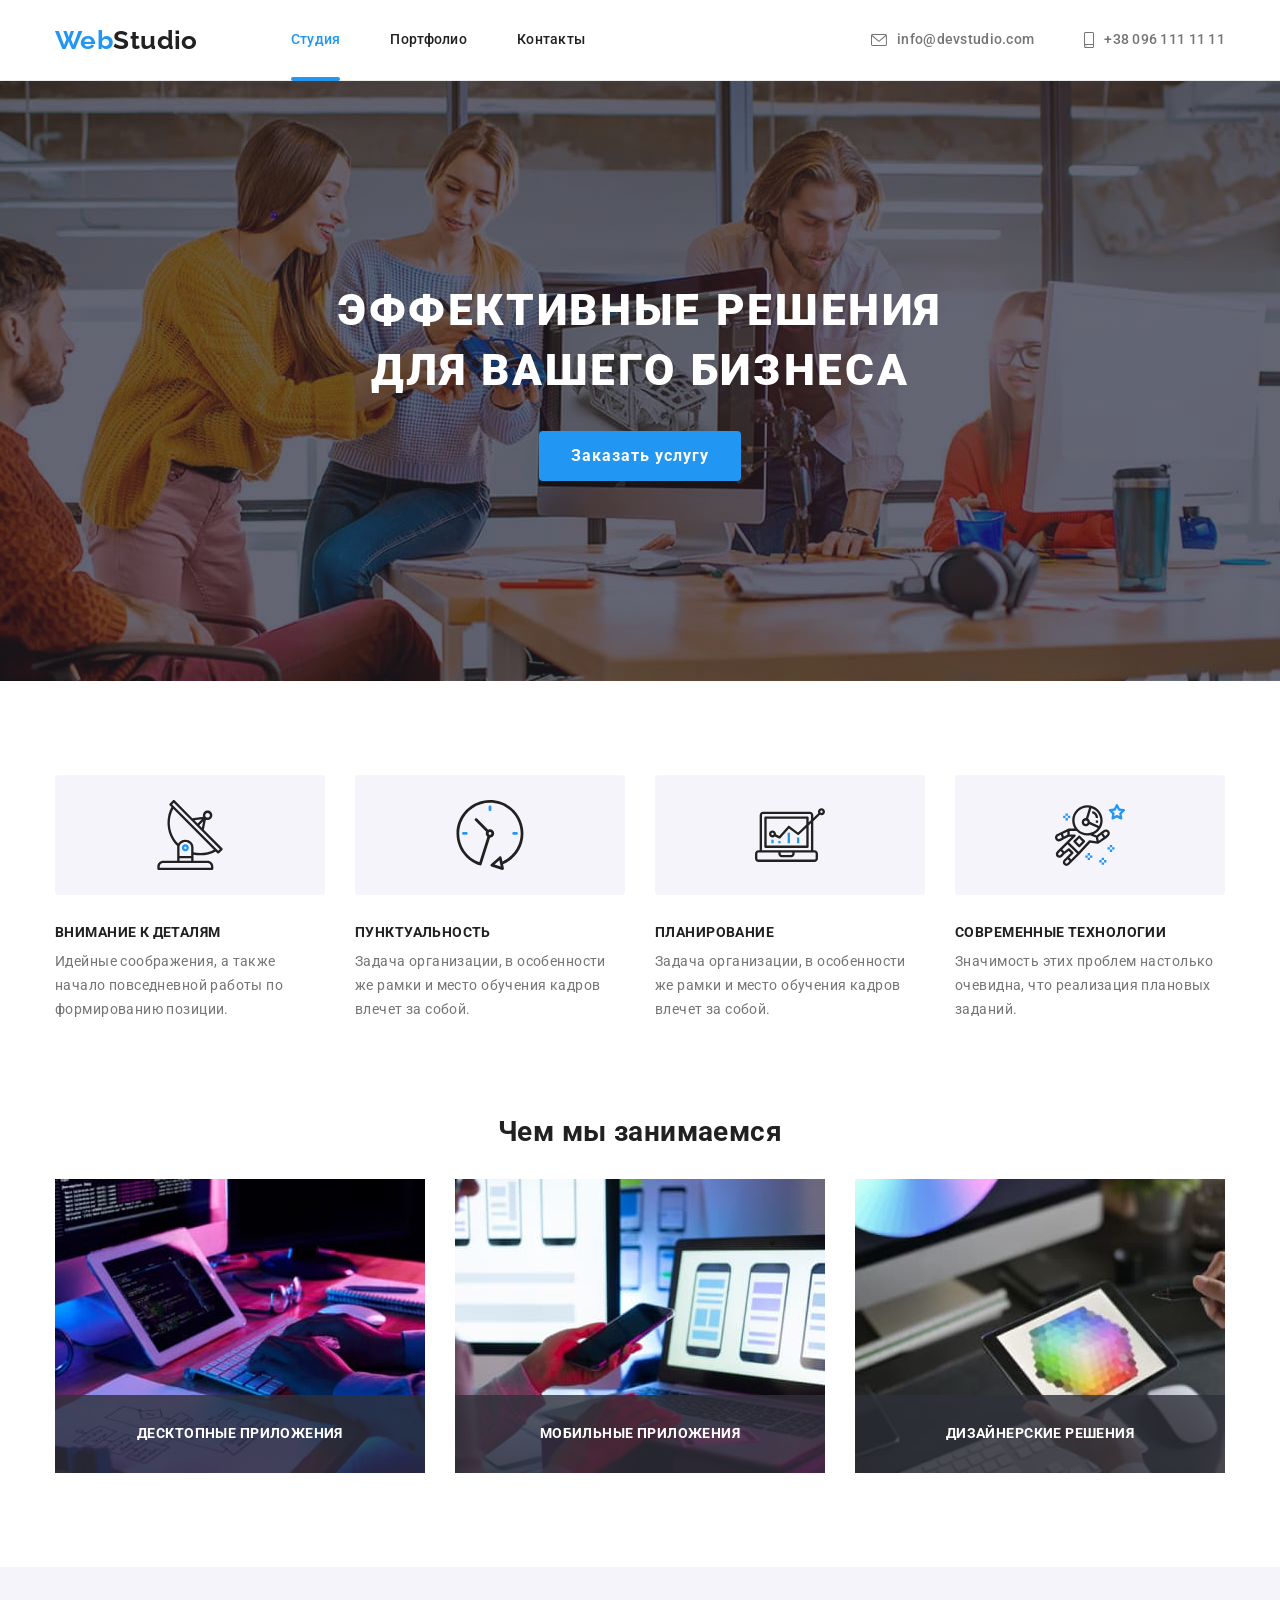
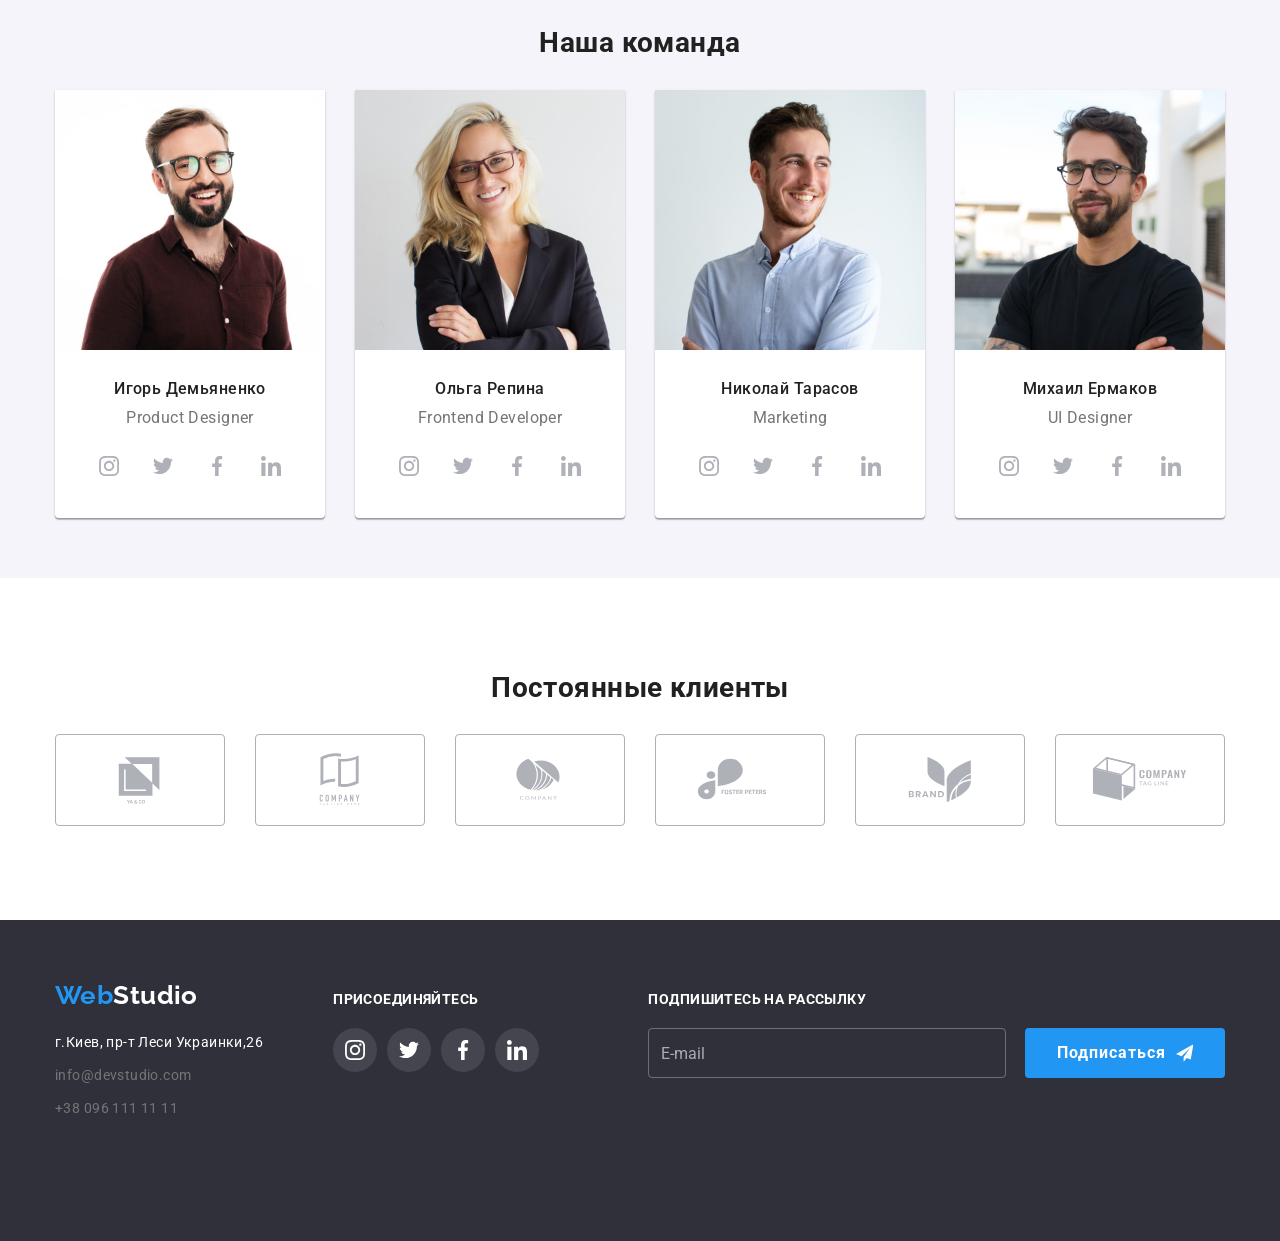
<file: index.html>
<!DOCTYPE html>
<html lang="ru">
  <head>
    <meta charset="UTF-8" />
    <meta http-equiv="X-UA-Compatible" content="IE=edge" />
    <meta name="viewport" content="width=device-width, initial-scale=1.0" />
    <title>WebStudio</title>
    <link rel="preconnect" href="https://fonts.googleapis.com">
    <link rel="preconnect" href="https://fonts.gstatic.com" crossorigin>
    <link href="https://fonts.googleapis.com/css2?family=Raleway:wght@700&family=Roboto:wght@400;500;700;900&display=swap" rel="stylesheet">
    <link rel="stylesheet"
    href="https://cdnjs.cloudflare.com/ajax/libs/modern-normalize/1.1.0/modern-normalize.min.css"
    integrity="sha512-wpPYUAdjBVSE4KJnH1VR1HeZfpl1ub8YT/NKx4PuQ5NmX2tKuGu6U/JRp5y+Y8XG2tV+wKQpNHVUX03MfMFn9Q=="
    crossorigin="anonymous"
    referrerpolicy="no-referrer"/>
    <link rel="stylesheet" href="./css/main.min.css">
  </head>
  <body>
    <header class="header">
      <div class="container header__container">
      <a class="link logo" href="index.html">Web<span class="logo__header">Studio</span></a>

      <nav class="header__nav">
        <ul class="list header__nav-list">
          <li class="header__nav-item"><a class="link header__link current" href="index.html">Студия</a></li>
          <li class="header__nav-item"><a class="link header__link" href="portfolio.html">Портфолио</a></li>
          <li class="header__nav-item"><a class="link header__link" href="">Контакты</a></li>
        </ul>
      </nav>

      <ul class="list header__contacts">

        <li class="header__contact-item">
        <a class="link header__contact-link " href="mailto:info@devstudio.com">
          <svg class="header__contack-icon" width="16" height="12">
            <use href="images/icons.svg#icon-envelope-hover"></use>
          </svg>info@devstudio.com
      </a>
        </li>

        <li class="header__contact-item">
          <a class="link  header__contact-link" href="tel:+380961111111">
            <svg class="header__contack-icon" width="10" height="16">
              <use href="images/icons.svg#icon-smartphone"></use>
            </svg>+38 096 111 11 11
          </a>
        </li>
      </ul>

      <button type="button" class="menu-open-btn" data-menu-open>
        <svg class="" width="40" height="40">
          <use href="images/icons.svg#mobile-menu-btn"></use>
        </svg>
      </button>

    </div>

    <div class="mobmenu is-hidden" data-menu>
      
<div class="mob-container">
  <div class="mobile__wrap">
      <button type="button" class="menu-close-btn" data-menu-close>
        <svg class="" width="40" height="40">
          <use href="images/icons.svg#icon-close"></use>
        </svg>
      </button>

      
        <ul class="list mobmenu__list">
          <li class="mobmenu__list-item"><a class="link mobmenu__link current" href="index.html">Студия</a></li>
          <li class="mobmenu__list-item"><a class="link  mobmenu__link" href="portfolio.html">Портфолио</a></li>
          <li class="mobmenu__list-item"><a class="link  mobmenu__link" href="">Контакты</a></li>
        </ul>
      
      </div>

      <div class="mobile__wrap">
      
      <ul class="list mob__contacts-list">

        <li class="mob__contacts-item">
        <a class="link mob-tel  mob__link" href="tel:+380961111111">
            +38 096 111 11 11
          </a>
        </li>

        <li >
          <a class="link mob-mail  mob__link" href="mailto:info@devstudio.com">
            info@devstudio.com
         </a>
          
        </li>
      </ul>
    

      
        <ul class="list mob__social-list">
          <li class="mob__social-item">
            <a class="link mob__social-link" href="" target="_blank" rel="noreferrer noopener">Instagram</a>
            
          </li>
          <li class="mob__social-item">
            <a class="link mob__social-link" href="" target="_blank" rel="noreferrer noopener">Twitter</a>
            
          </li>
          <li class="mob__social-item">
            <a class="link mob__social-link" href="" target="_blank" rel="noreferrer noopener">Facebook</a>
            
          </li>
          <li class="mob__social-item">
            <a class="link mob__social-link" href="" target="_blank" rel="noreferrer noopener">LinkedIn</a>
          </li>
        </ul>
        
          
        </div>
      </div>
    </div>

    </header>
    <main class="main">
      <section class="service">
        <div class="container service__items">
        <h1 class="service-title">ЭФФЕКТИВНЫЕ РЕШЕНИЯ ДЛЯ ВАШЕГО БИЗНЕСА</h1>
          <button class="service-btn" type="button" data-modal-open>Заказать услугу</button>
  
        </div>
      </section>

      <section class="advantage section">
        <div class="container">

        <ul class="list advantage__list">

          <li class="advantage__item">

            <div class="advantage__item-icon">
                <svg width="70" height="70">
                  <use href="images/icons.svg#icon-antenna-1"></use>
                </svg>
            </div>
            <h3 class="advantage__item-title">Внимание к деталям</h3>
            <p>
              Идейные соображения, а также начало повседневной работы по
              формированию позиции.
            </p>
          </li>

          <li class="advantage__item">
            <div class="advantage__item-icon">
              
                <svg width="70" height="70">
                  <use href="images/icons.svg#icon-clock-1"></use>
                </svg>
            
            </div>
            <h3 class="advantage__item-title">Пунктуальность</h3>
            <p>
              Задача организации, в особенности же рамки и место обучения кадров
              влечет за собой.
            </p>
          </li>

          <li class="advantage__item">
            <div class="advantage__item-icon">
              
                <svg width="70" height="70">
                  <use href="images/icons.svg#icon-diagram-1"></use>
                </svg>
            
            </div>
            <h3 class="advantage__item-title">Планирование</h3>
            <p>
              Задача организации, в особенности же рамки и место обучения кадров
              влечет за собой.
            </p>
          </li>
          <li class="advantage__item">
            <div class="advantage__item-icon">
              
                <svg width="70" height="70">
                  <use href="images/icons.svg#icon-astronaut-1"></use>
                </svg>
            
            </div>
            <h3 class="advantage__item-title">Современные технологии</h3>
            <p>
              Значимость этих проблем настолько очевидна, что реализация
              плановых заданий.
            </p>
          </li>
        </ul>
      </div>
      </section>
      <section class="work">
        <div class="container work-items">
        <h2 class="main-title">Чем мы занимаемся</h2>
        <ul class="list work-list">
          <li class="work-item">
            <img
            srcset="images/work1.jpg 1x, 
            images/work1-2x.jpg 2x" 

            src="images/work1.jpg" alt="Компьютер" width="370" height="294" />
            <div class="work-name"><p class="work-name-txt">Десктопные приложения</p></div>
          </li>
          <li class="work-item">
            <img
            srcset="images/work2.jpg 1x, 
            images/work2-2x.jpg 2x" 
            src="images/work2.jpg" alt="Телефон" width="370" height="294" />
            <div class="work-name"><p class="work-name-txt">Мобильные приложения</p></div>
          </li>
          <li class="work-item">
            <img 
            srcset="images/work3.jpg 1x, 
            images/work3-2x.jpg 2x" 
            src="images/work3.jpg" alt="Планшет" width="370" height="294" />
            <div class="work-name"><p class="work-name-txt">Дизайнерские решения</p></div>
          </li>
        </ul>
        </div>
      </section>
      <section class="team section">
        <div class="container team-items">
        <h2 class="main-title">Наша команда</h2>
        <ul class="list team-list">
          <li class="team-item">
            <picture>
              <source srcset="images/team1.jpg 1x, 
              images/team1-2x.jpg 2x"
              media="(min-width: 1200px)" />

              <source srcset="images/team1-tab.jpg 1x, 
              images/team1-tab-2x.jpg 2x"
              media="(min-width: 768px)" />

              <source srcset="images/team1-mob.jpg 1x, 
              images/team1-mob-2x.jpg 2x"
              media="(min-width: 480px)" />

              <img src="images/team1.jpg" alt="Игорь Демьяненко Product Designer"/>
            </picture>
              
                <h3 class="team-name">Игорь Демьяненко</h3>
                <p class="team-position">Product Designer</p>
              <ul class="list social-list">
                  <li class="social-item">
                    <a href="" target="_blank" rel="noreferrer noopener" class="social-link">
                      <svg class="social-link-icon" width="20" height="20">
                        <use href="images/icons.svg#icon-instagram-2"></use>
                      </svg>
                  </a>
                  </li>

                  <li class="social-item">
                    <a href="" target="_blank" rel="noreferrer noopener" class="social-link">
                      <svg class="social-link-icon" width="20" height="20">
                        <use href="images/icons.svg#icon-twitter-1"></use>
                      </svg>
                  </a>
                  </li>

                  <li class="social-item">
                    <a href="" target="_blank" rel="noreferrer noopener" class="social-link">
                      <svg class="social-link-icon" width="20" height="20">
                        <use href="images/icons.svg#icon-facebook-1"></use>
                      </svg>
                  </a>
                  </li>

                  <li class="social-item">
                    <a href="" target="_blank" rel="noreferrer noopener" class="social-link">
                      <svg class="social-link-icon" width="20" height="20">
                        <use href="images/icons.svg#icon-linkedin-1"></use>
                      </svg>
                  </a>
                  </li>

              </ul>
            
          </li>
          <li class="team-item">
            <picture>
              <source srcset="images/team2.jpg 1x, 
              images/team2-2x.jpg 2x"
              media="(min-width: 1200px)" />

              <source srcset="images/team2-tab.jpg 1x, 
              images/team2-tab-2x.jpg 2x"
              media="(min-width: 768px)" />

              <source srcset="images/team2-mob.jpg 1x, 
              images/team2-mob-2x.jpg 2x"
              media="(min-width: 480px)" />

              <img src="images/team2.jpg" alt="Ольга Репина Frontend Developer"/>
            </picture>
              
                <h3 class="team-name">Ольга Репина</h3>
                <p class="team-position">Frontend Developer</p>
                <ul class="list social-list">
                  <li class="social-item">
                    <a href="" target="_blank" rel="noreferrer noopener" class="social-link">
                      <svg class="social-link-icon" width="20" height="20">
                        <use href="images/icons.svg#icon-instagram-2"></use>
                      </svg>
                  </a>
                  </li>

                  <li class="social-item">
                    <a href="" target="_blank" rel="noreferrer noopener" class="social-link">
                      <svg class="social-link-icon" width="20" height="20">
                        <use href="images/icons.svg#icon-twitter-1"></use>
                      </svg>
                  </a>
                  </li>

                  <li class="social-item">
                    <a href="" target="_blank" rel="noreferrer noopener" class="social-link">
                      <svg class="social-link-icon" width="20" height="20">
                        <use href="images/icons.svg#icon-facebook-1"></use>
                      </svg>
                  </a>
                  </li>

                  <li class="social-item">
                    <a href="" target="_blank" rel="noreferrer noopener" class="social-link">
                      <svg class="social-link-icon" width="20" height="20">
                        <use href="images/icons.svg#icon-linkedin-1"></use>
                      </svg>
                  </a>
                  </li>

              </ul>
            
        </li>
          <li class="team-item">
            <picture>
              <source srcset="images/team3.jpg 1x, 
              images/team3-2x.jpg 2x"
              media="(min-width: 1200px)" />

              <source srcset="images/team3-tab.jpg 1x, 
              images/team3-tab-2x.jpg 2x"
              media="(min-width: 768px)" />

              <source srcset="images/team3-mob.jpg 1x, 
              images/team3-mob-2x.jpg 2x"
              media="(min-width: 480px)" />

              <img src="images/team3.jpg" alt="Николай Тарасов Marketing"/>
            </picture>
              
                <h3 class="team-name">Николай Тарасов</h3>
                <p class="team-position">Marketing</p>
                <ul class="list social-list">
                  <li class="social-item">
                    <a href="" target="_blank" rel="noreferrer noopener" class="social-link">
                      <svg class="social-link-icon" width="20" height="20">
                        <use href="images/icons.svg#icon-instagram-2"></use>
                      </svg>
                  </a>
                  </li>

                  <li class="social-item">
                    <a href="" target="_blank" rel="noreferrer noopener" class="social-link">
                      <svg class="social-link-icon" width="20" height="20">
                        <use href="images/icons.svg#icon-twitter-1"></use>
                      </svg>
                  </a>
                  </li>

                  <li class="social-item">
                    <a href="" target="_blank" rel="noreferrer noopener" class="social-link">
                      <svg class="social-link-icon" width="20" height="20">
                        <use href="images/icons.svg#icon-facebook-1"></use>
                      </svg>
                  </a>
                  </li>

                  <li class="social-item">
                    <a href="" target="_blank" rel="noreferrer noopener" class="social-link">
                      <svg class="social-link-icon" width="20" height="20">
                        <use href="images/icons.svg#icon-linkedin-1"></use>
                      </svg>
                  </a>
                  </li>

              </ul>
              
          </li>
          <li class="team-item">
            <picture>
              <source srcset="images/team4.jpg 1x, 
              images/team4-2x.jpg 2x"
              media="(min-width: 1200px)" />

              <source srcset="images/team4-tab.jpg 1x, 
              images/team4-tab-2x.jpg 2x"
              media="(min-width: 768px)" />

              <source srcset="images/team4-mob.jpg 1x, 
              images/team4-mob-2x.jpg 2x"
              media="(min-width: 480px)" />

              <img src="images/team4.jpg" alt="Михаил Ермаков UI Designer"/>
            </picture>

                <h3 class="team-name">Михаил Ермаков</h3>
                <p class="team-position">UI Designer</p>
                <ul class="list social-list">
                  <li class="social-item">
                    <a href="" target="_blank" rel="noreferrer noopener" class="social-link">
                      <svg class="social-link-icon" width="20" height="20">
                        <use href="images/icons.svg#icon-instagram-2"></use>
                      </svg>
                  </a>
                  </li>

                  <li class="social-item">
                    <a href="" target="_blank" rel="noreferrer noopener" class="social-link">
                      <svg class="social-link-icon" width="20" height="20">
                        <use href="images/icons.svg#icon-twitter-1"></use>
                      </svg>
                  </a>
                  </li>

                  <li class="social-item">
                    <a href="" target="_blank" rel="noreferrer noopener" class="social-link">
                      <svg class="social-link-icon" width="20" height="20">
                        <use href="images/icons.svg#icon-facebook-1"></use>
                      </svg>
                  </a>
                  </li>

                  <li class="social-item">
                    <a href="" target="_blank" rel="noreferrer noopener" class="social-link">
                      <svg class="social-link-icon" width="20" height="20">
                        <use href="images/icons.svg#icon-linkedin-1"></use>
                      </svg>
                  </a>
                  </li>

              </ul>
              
          </li>
        </ul>
      </div>
      </section>
      <section class="clients section">
        <div class="container">
        <h2 class="main-title">Постоянные клиенты</h2>
        <ul class="list clients-list">
          <li class="clients-item">
            <a href="" target="_blank" rel="noreferrer noopener" class="clients-link">
              <svg class="clients-link-icon" width="106" height="60">
                <use href="images/icons.svg#icon-Logo"></use>
              </svg>
          </a>
          </li>
          <li class="clients-item">
            <a href="" target="_blank" rel="noreferrer noopener" class="clients-link">
              <svg class="clients-link-icon" width="106" height="60">
                <use href="images/icons.svg#icon-Logo-1"></use>
              </svg>
          </a>
          </li>
          <li class="clients-item">
            <a href="" target="_blank" rel="noreferrer noopener" class="clients-link">
              <svg class="clients-link-icon" width="106" height="60">
                <use href="images/icons.svg#icon-Logo-2"></use>
              </svg>
          </a>
          </li>
          <li class="clients-item">
            <a href="" target="_blank" rel="noreferrer noopener" class="clients-link">
              <svg class="clients-link-icon" width="106" height="60">
                <use href="images/icons.svg#icon-Logo-3"></use>
              </svg>
          </a>
          </li>
          <li class="clients-item">
            <a href="" target="_blank" rel="noreferrer noopener" class="clients-link">
              <svg class="clients-link-icon" width="106" height="60">
                <use href="images/icons.svg#icon-Logo-4"></use>
              </svg>
          </a>
          </li>
          <li class="clients-item">
            <a href="" target="_blank" rel="noreferrer noopener" class="clients-link">
              <svg class="clients-link-icon" width="106" height="60">
                <use href="images/icons.svg#icon-Logo-5"></use>
              </svg>
          </a>
          </li>

        </ul>
      </div>
      </section>
    </main>

    <footer class="footer">
      <div class="container footer-wrap">
      <div class="footer-wrap-item">
        <a class="link logo footer-logo-margin" href="index.html">Web<span class="logo__footer">Studio</span>
      </a>
      <address>
      
      <ul class="list ">
        <li class="footer-item"><a class="link footer-address" href="https://goo.gl/maps/YbPivX2JFZGYq7XS9" target="_blank" rel="noreferrer noopener">г.Киев, пр-т Леси Украинки,26</a></li>
        <li class="footer-item"><a class="link footer-info" href="mailto:info@devstudio.com">info@devstudio.com</a></li>
        <li class="footer-item"><a class="link footer-info" href="tel:+380961111111">+38 096 111 11 11</a></li>
      </ul>
    </address>
  </div>
    <div class="footer-wrap-item">
    <h3 class="footer-txt">Присоединяйтесь</h3>
    <ul class="list social-list">
      <li class="social-item">
        <a href="" class="social-link footer-link" target="_blank" rel="noreferrer noopener">
          <svg class="social-link-icon footer-icon" width="20" height="20">
            <use href="images/icons.svg#icon-instagram-2"></use>
          </svg>
      </a>
      </li>
      <li class="social-item">
        <a href="" class="social-link footer-link" target="_blank" rel="noreferrer noopener">
          <svg class="social-link-icon footer-icon" width="20" height="20">
            <use href="images/icons.svg#icon-twitter-1"></use>
          </svg>
      </a>
      </li>
      <li class="social-item">
        <a href="" class="social-link footer-link" target="_blank" rel="noreferrer noopener">
          <svg class="social-link-icon footer-icon" width="20" height="20">
            <use href="images/icons.svg#icon-facebook-1"></use>
          </svg>
      </a>
      </li>
      <li class="social-item">
        <a href="" class="social-link footer-link" target="_blank" rel="noreferrer noopener">
          <svg class="social-link-icon footer-icon" width="20" height="20">
            <use href="images/icons.svg#icon-linkedin-1"></use>
          </svg>
      </a>
      </li>
  </ul>
  </div>
  <div class="footer-wrap-item">
    <form class="footer-form">
    <label class="footer-label"><span class="footer-txt" >Подпишитесь на рассылку</span>
    <input class="footer-input"
     name="user-email" 
     type="email"
     placeholder="E-mail"
     />
    </label>
     <button class="service-btn" type="button"><span class="footer-btn-txt">Подписаться</span>
      <svg class="" width="24" height="24">
        <use href="images/icons.svg#icon-send"></use>
      </svg>
      </button>
    </form>
  
    </div>
  </div>
    </footer>

    <div class="backdropp is-hidden" data-modal>
      <div class="modal">
        
          <button type="button" class="modal-close" data-modal-close>
            <svg class="" width="11" height="11">
              <use href="images/icons.svg#icon-close-modal"></use>
            </svg>
          </button>

          <p class="modal-title">Оставьте свои данные, мы вам перезвоним</p>

          <form class="form"  action="#">
            <div class="form-wrapper">
            <div class="form-field">
            <label class="input-txt" for="user-name">Имя</label>
            <div class="input-wrap">
            <input type="text" 
            class="form-input" 
            name="user-name" 
            placeholder="" 
            minlength="3"
            id="user-name"
            required/>
            <svg class="form-icon" width="18" height="18">
                <use href="images/icons.svg#icon-person-black"></use>
              </svg>
            </div>
          </div>

            <div class="form-field">
            <label class="input-txt" for="user-tel">Телефон</label>
            <div class="input-wrap">
              
            <input type="tel" 
            class="form-input" 
            name="user-tel" 
            placeholder="" 
            id="user-tel"
            required/>
            <svg class="form-icon" width="18" height="18">
                <use href="images/icons.svg#icon-phone-black"></use>
              </svg>
          </div>
            </div>

            <div class="form-field">
            <label class="input-txt" for="user-email">Почта</label>

            <div class="input-wrap">
            <input type="email" 
            class="form-input" 
            name="user-email" 
            placeholder="" 
            id="user-email"
            />
            <svg class="form-icon" width="18" height="18">
                <use href="images/icons.svg#icon-email-black"></use>
              </svg>
          </div>
            </div>

            <div class="form-field">
            <label class="input-txt" for="user-text">Комментарий</label>
            <textarea class="text-area" name="Comment" id="user-text" 
            placeholder="Введите текст"
            ></textarea>
            </div>
          </div>
            <div class="policy">
              <input class="policy-checkbox visually-hidden"  type="checkbox" name="policy" id="policy"/>
              <label for="policy" class="check-txt">
                <span class="policy-icon-wrap">
                <svg class="policy-icon" width="16" height="15">
                  <use href="./images/icons.svg#icon-check"></use>
                </svg>
                </span><span>Соглашаюсь с рассылкой и принимаю  <a class="policy-link" href=""> Условия договора</a></span></label>
            </div>
            <div class="modal-btn">
            <button class="service-btn " type="submit">Отправить</button>
            </div>
          </form>

        </div>
    </div>
    <script src="./js/modal.js"></script>
    <script src="./js/menu.js"></script>
  </body>
</html>
</file>
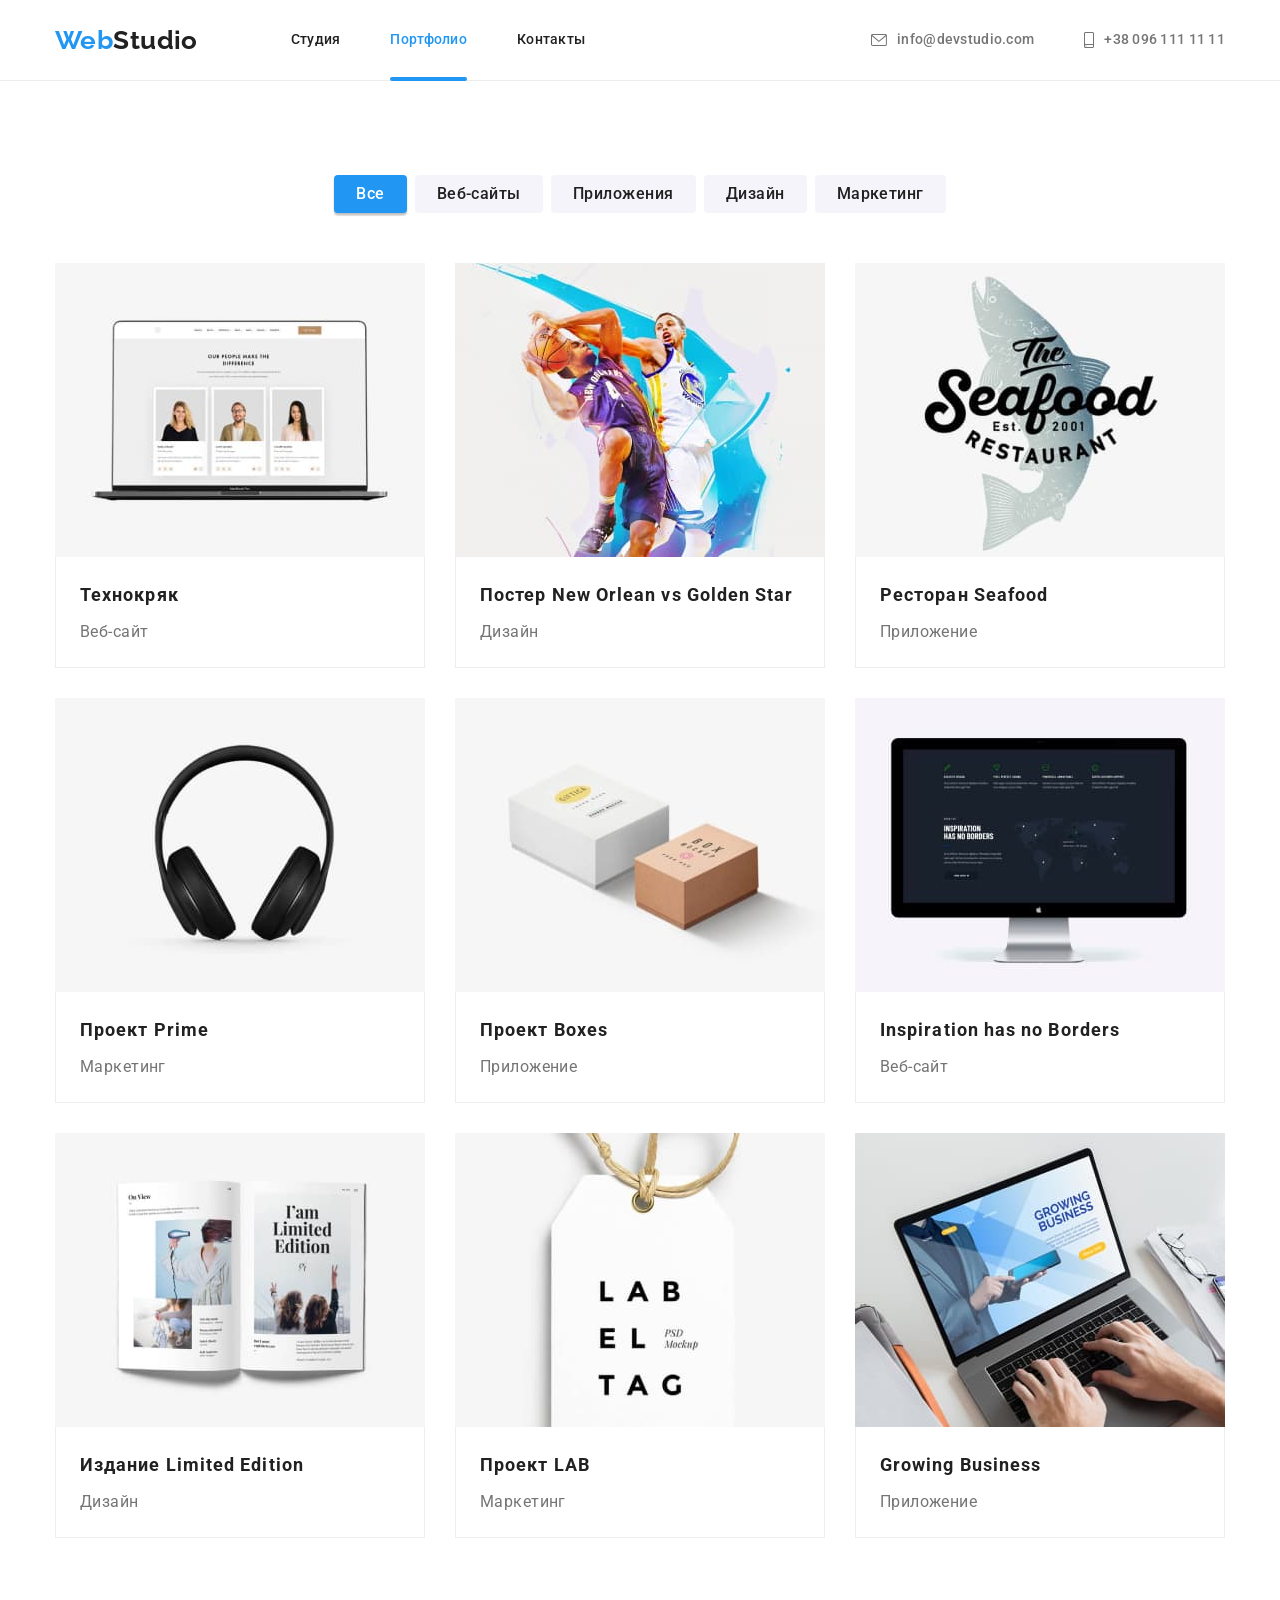
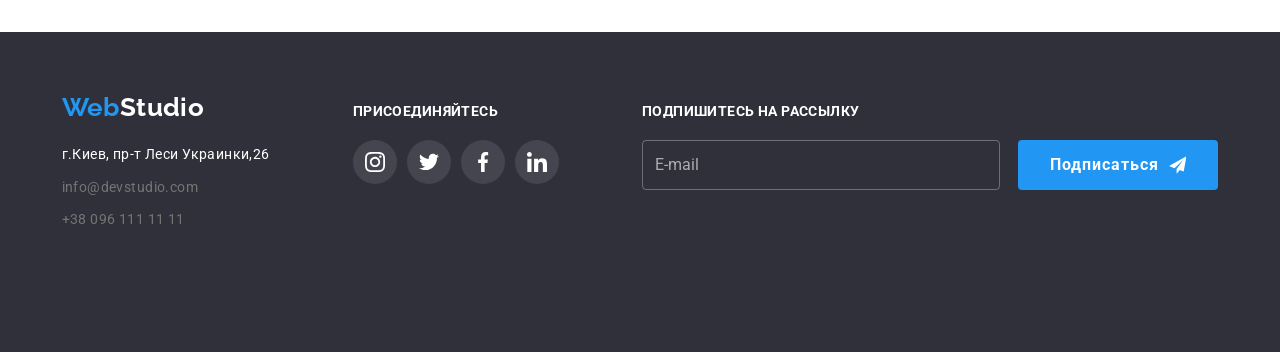
<file: portfolio.html>
<!DOCTYPE html>
<html lang="en">
    <head>
        <meta charset="UTF-8" />
        <meta http-equiv="X-UA-Compatible" content="IE=edge" />
        <meta name="viewport" content="width=device-width, initial-scale=1.0" />
        <title>WebStudio</title>
        <link rel="preconnect" href="https://fonts.googleapis.com">
        <link rel="preconnect" href="https://fonts.gstatic.com" crossorigin>
        <link href="https://fonts.googleapis.com/css2?family=Raleway:wght@700&family=Roboto:wght@400;500;700;900&display=swap" rel="stylesheet">
        <link rel="stylesheet"
        href="https://cdnjs.cloudflare.com/ajax/libs/modern-normalize/1.1.0/modern-normalize.min.css"
        integrity="sha512-wpPYUAdjBVSE4KJnH1VR1HeZfpl1ub8YT/NKx4PuQ5NmX2tKuGu6U/JRp5y+Y8XG2tV+wKQpNHVUX03MfMFn9Q=="
        crossorigin="anonymous"
        referrerpolicy="no-referrer"/>
        <!-- <link rel="stylesheet" href="./css/styles.css" /> -->
        <link rel="stylesheet" href="./css/main.min.css">
    
      </head>
<body>
  <header class="header">
    <div class="container header__container">
    <a class="link logo" href="index.html">Web<span class="logo__header">Studio</span></a>

    <nav class="header__nav">
      <ul class="list header__nav-list">
        <li class="header__nav-item"><a class="link header__link " href="index.html">Студия</a></li>
        <li class="header__nav-item"><a class="link header__link current" href="portfolio.html">Портфолио</a></li>
        <li class="header__nav-item"><a class="link header__link" href="">Контакты</a></li>
      </ul>
    </nav>

    <ul class="list header__contacts">

      <li class="header__contact-item">
      <a class="link header__contact-link" href="mailto:info@devstudio.com">
        <svg class="header__contack-icon" width="16" height="12">
          <use href="images/icons.svg#icon-envelope-hover"></use>
        </svg>info@devstudio.com
    </a>
      </li>

      <li class="header__contact-item">
        <a class="link  header__contact-link" href="tel:+380961111111">
          <svg class="header__contack-icon" width="10" height="16">
            <use href="images/icons.svg#icon-smartphone"></use>
          </svg>+38 096 111 11 11
        </a>
      </li>
    </ul>

    <button type="button" class="menu-open-btn" data-menu-open>
      <svg class="" width="40" height="40">
        <use href="images/icons.svg#mobile-menu-btn"></use>
      </svg>
    </button>

  </div>

  <div class="mobmenu is-hidden" data-menu>
    
<div class="mob-container">
<div class="mobile__wrap">
    <button type="button" class="menu-close-btn" data-menu-close>
      <svg class="" width="40" height="40">
        <use href="images/icons.svg#icon-close"></use>
      </svg>
    </button>

    
      <ul class="list mobmenu__list">
        <li class="mobmenu__list-item"><a class="link mobmenu__link " href="index.html">Студия</a></li>
        <li class="mobmenu__list-item"><a class="link  mobmenu__link current" href="portfolio.html">Портфолио</a></li>
        <li class="mobmenu__list-item"><a class="link  mobmenu__link" href="">Контакты</a></li>
      </ul>
    
    </div>

    <div class="mobile__wrap">
    
    <ul class="list mob__contacts-list">

      <li class="mob__contacts-item">
      <a class="link mob-tel  mob__link" href="tel:+380961111111">
          +38 096 111 11 11
        </a>
      </li>

      <li >
        <a class="link mob-mail  mob__link" href="mailto:info@devstudio.com">
          info@devstudio.com
       </a>
        
      </li>
    </ul>
  

    
      <ul class="list mob__social-list">
        <li class="mob__social-item">
          <a class="link mob__social-link" href="" target="_blank" rel="noreferrer noopener">Instagram</a>
          
        </li>
        <li class="mob__social-item">
          <a class="link mob__social-link" href="" target="_blank" rel="noreferrer noopener">Twitter</a>
          
        </li>
        <li class="mob__social-item">
          <a class="link mob__social-link" href="" target="_blank" rel="noreferrer noopener">Facebook</a>
          
        </li>
        <li class="mob__social-item">
          <a class="link mob__social-link" href="" target="_blank" rel="noreferrer noopener">LinkedIn</a>
        </li>
      </ul>
      
        
      </div>
    </div>
  </div>

  </header>

<main>
    <section class="section">
        <div class="container">
        <h1 class="visually-hidden">Наши работы,портфолио,примеры работ</h1>
        <ul class="list filters-list">
            <li class="filters-item"><button type="button" class="filters-btn current-filter">Все</button></li>
            <li class="filters-item"><button type="button" class="filters-btn">Веб-сайты</button></li>
            <li class="filters-item"><button type="button" class="filters-btn">Приложения</button></li>
            <li class="filters-item"><button type="button" class="filters-btn">Дизайн</button></li>
            <li class="filters-item"><button type="button" class="filters-btn">Маркетинг</button></li>
        </ul>

        <ul class="list example-list">
            <li class="example-item">
                <a class="link example-link" href="" target="_blank" rel="noreferrer noopener">
                  <div class="example-item-wrap">
                    <picture>
                      <source srcset="images/portfolio/portfolio-1.jpg 1x, 
                      images/portfolio/portfolio-1-2x.jpg 2x"
                      media="(min-width: 1200px)" />
        
                      <source srcset="images/portfolio/portfolio-1-tab.jpg 1x, 
                      images/portfolio/portfolio-1-tab-2x.jpg 2x"
                      media="(min-width: 768px)" />
        
                      <source srcset="images/portfolio/portfolio-1-mob.jpg 1x, 
                      images/portfolio/portfolio-1-mob-2x.jpg 2x"
                      media="(min-width: 480px)" />
        
                      <img src="images/portfolio/portfolio-1.jpg" alt="Веб-сайт"/>
                    </picture>
                

                <p class="example-item-txt">Технокряк это современная площадка распространения коронавируса. Компании используют эту платформу для цифрового шпионажа и атак на защищённые сервера конкурентов.</p>
                </div>
                <div class="border">
                <h2 class="example-name">Технокряк</h2>
                <p class="example-type">Веб-сайт</p>
                </div>
                </a>
            </li>

            <li class="example-item">
                <a class="link example-link" href="" target="_blank" rel="noreferrer noopener">
                  <div class="example-item-wrap">

                    <picture>
                      <source srcset="images/portfolio/portfolio-2.jpg 1x, 
                      images/portfolio/portfolio-2-2x.jpg 2x"
                      media="(min-width: 1200px)" />
        
                      <source srcset="images/portfolio/portfolio-2-tab.jpg 1x, 
                      images/portfolio/portfolio-2-tab-2x.jpg 2x"
                      media="(min-width: 768px)" />
        
                      <source srcset="images/portfolio/portfolio-2-mob.jpg 1x, 
                      images/portfolio/portfolio-2-mob-2x.jpg 2x"
                      media="(min-width: 480px)" />
        
                      <img src="images/portfolio/portfolio-2.jpg" alt="Дизайн"/>
                    </picture>
                <!-- <img src="./images/portfolio/img2.jpg" width="370" height="294"  alt="Дизайн"> -->

                <p class="example-item-txt">Технокряк это современная площадка распространения коронавируса. Компании используют эту платформу для цифрового шпионажа и атак на защищённые сервера конкурентов.</p>
                </div>
                <div class="border">
                <h2 class="example-name">Постер New Orlean vs Golden Star</h2>
                <p class="example-type">Дизайн</p>
                </div>
                </a>
            </li>

            <li class="example-item">
                <a class="link example-link" href="" target="_blank" rel="noreferrer noopener">
                  <div class="example-item-wrap">

                    <picture>
                      <source srcset="images/portfolio/portfolio-3.jpg 1x, 
                      images/portfolio/portfolio-3-2x.jpg 2x"
                      media="(min-width: 1200px)" />
        
                      <source srcset="images/portfolio/portfolio-3-tab.jpg 1x, 
                      images/portfolio/portfolio-3-tab-2x.jpg 2x"
                      media="(min-width: 768px)" />
        
                      <source srcset="images/portfolio/portfolio-3-mob.jpg 1x, 
                      images/portfolio/portfolio-3-mob-2x.jpg 2x"
                      media="(min-width: 480px)" />
        
                      <img src="images/portfolio/portfolio-3.jpg" alt="Приложение"/>
                    </picture>
                <!-- <img src="./images/portfolio/img3.jpg" width="370" height="294"  alt="Приложение"> -->

                <p class="example-item-txt">Технокряк это современная площадка распространения коронавируса. Компании используют эту платформу для цифрового шпионажа и атак на защищённые сервера конкурентов.</p>
                </div>
                <div class="border">
                <h2 class="example-name">Ресторан Seafood</h2>
                <p class="example-type">Приложение</p>
                </div>
                </a>
            </li>

            <li class="example-item">
                <a class="link example-link" href="" target="_blank" rel="noreferrer noopener">
                  <div class="example-item-wrap">

                    <picture>
                      <source srcset="images/portfolio/portfolio-4.jpg 1x, 
                      images/portfolio/portfolio-4-2x.jpg 2x"
                      media="(min-width: 1200px)" />
        
                      <source srcset="images/portfolio/portfolio-4-tab.jpg 1x, 
                      images/portfolio/portfolio-4-tab-2x.jpg 2x"
                      media="(min-width: 768px)" />
        
                      <source srcset="images/portfolio/portfolio-4-mob.jpg 1x, 
                      images/portfolio/portfolio-4-mob-2x.jpg 2x"
                      media="(min-width: 480px)" />
        
                      <img src="images/portfolio/portfolio-4.jpg" alt="Проект"/>
                    </picture>
                <!-- <img src="./images/portfolio/img4.jpg" width="370" height="294"  alt="Проект"> -->

                <p class="example-item-txt">Технокряк это современная площадка распространения коронавируса. Компании используют эту платформу для цифрового шпионажа и атак на защищённые сервера конкурентов.</p>
                </div>
                <div class="border">
                <h2 class="example-name">Проект Prime</h2>
                <p class="example-type">Маркетинг</p>
                </div>
            </a>
            </li>

            <li class="example-item">
                <a class="link example-link" href="" target="_blank" rel="noreferrer noopener">
                  <div class="example-item-wrap">

                    <picture>
                      <source srcset="images/portfolio/portfolio-5.jpg 1x, 
                      images/portfolio/portfolio-5-2x.jpg 2x"
                      media="(min-width: 1200px)" />
        
                      <source srcset="images/portfolio/portfolio-5-tab.jpg 1x, 
                      images/portfolio/portfolio-5-tab-2x.jpg 2x"
                      media="(min-width: 768px)" />
        
                      <source srcset="images/portfolio/portfolio-5-mob.jpg 1x, 
                      images/portfolio/portfolio-5-mob-2x.jpg 2x"
                      media="(min-width: 480px)" />
        
                      <img src="images/portfolio/portfolio-5.jpg" alt="Приложение"/>
                    </picture>
                <!-- <img src="./images/portfolio/img5.jpg" width="370" height="294" alt="Приложение"> -->

                <p class="example-item-txt">Технокряк это современная площадка распространения коронавируса. Компании используют эту платформу для цифрового шпионажа и атак на защищённые сервера конкурентов.</p>
                </div>
                <div class="border">
                <h2 class="example-name">Проект Boxes</h2>
                <p class="example-type">Приложение</p>
                </div>
            </a>
            </li>

            <li class="example-item">
                <a class="link example-link" href="" target="_blank" rel="noreferrer noopener">
                  <div class="example-item-wrap">

                    <picture>
                      <source srcset="images/portfolio/portfolio-6.jpg 1x, 
                      images/portfolio/portfolio-6-2x.jpg 2x"
                      media="(min-width: 1200px)" />
        
                      <source srcset="images/portfolio/portfolio-6-tab.jpg 1x, 
                      images/portfolio/portfolio-6-tab-2x.jpg 2x"
                      media="(min-width: 768px)" />
        
                      <source srcset="images/portfolio/portfolio-6-mob.jpg 1x, 
                      images/portfolio/portfolio-6-mob-2x.jpg 2x"
                      media="(min-width: 480px)" />
        
                      <img src="images/portfolio/portfolio-6.jpg" alt="Веб-сайт"/>
                    </picture>
                <!-- <img src="./images/portfolio/img6.jpg" width="370" height="294" alt="Веб-сайт"> -->

                <p class="example-item-txt">Технокряк это современная площадка распространения коронавируса. Компании используют эту платформу для цифрового шпионажа и атак на защищённые сервера конкурентов.</p>
                </div>
                <div class="border">
                <h2 class="example-name">Inspiration has no Borders</h2>
                <p class="example-type">Веб-сайт</p>
                </div>
            </a>
            </li>

            <li class="example-item">
                <a class="link example-link" href="" target="_blank" rel="noreferrer noopener">
                  <div class="example-item-wrap">

                    <picture>
                      <source srcset="images/portfolio/portfolio-7.jpg 1x, 
                      images/portfolio/portfolio-7-2x.jpg 2x"
                      media="(min-width: 1200px)" />
        
                      <source srcset="images/portfolio/portfolio-7-tab.jpg 1x, 
                      images/portfolio/portfolio-7-tab-2x.jpg 2x"
                      media="(min-width: 768px)" />
        
                      <source srcset="images/portfolio/portfolio-7-mob.jpg 1x, 
                      images/portfolio/portfolio-7-mob-2x.jpg 2x"
                      media="(min-width: 480px)" />
        
                      <img src="images/portfolio/portfolio-7.jpg" alt="Дизайн"/>
                    </picture>
                <!-- <img src="./images/portfolio/img7.jpg" width="370" height="294"  alt="Дизайн"> -->

                <p class="example-item-txt">Технокряк это современная площадка распространения коронавируса. Компании используют эту платформу для цифрового шпионажа и атак на защищённые сервера конкурентов.</p>
                </div>
                <div class="border">
                <h2 class="example-name">Издание Limited Edition</h2>
                <p class="example-type">Дизайн</p>
                </div>
            </a>
            </li>

            <li class="example-item">
                <a class="link example-link " href="" target="_blank" rel="noreferrer noopener">
                  <div class="example-item-wrap">

                    <picture>
                      <source srcset="images/portfolio/portfolio-8.jpg 1x, 
                      images/portfolio/portfolio-8-2x.jpg 2x"
                      media="(min-width: 1200px)" />
        
                      <source srcset="images/portfolio/portfolio-8-tab.jpg 1x, 
                      images/portfolio/portfolio-8-tab-2x.jpg 2x"
                      media="(min-width: 768px)" />
        
                      <source srcset="images/portfolio/portfolio-8-mob.jpg 1x, 
                      images/portfolio/portfolio-8-mob-2x.jpg 2x"
                      media="(min-width: 480px)" />
        
                      <img src="images/portfolio/portfolio-8.jpg" alt="Маркетинг"/>
                    </picture>
                <!-- <img src="./images/portfolio/img8.jpg" width="370" height="294"  alt="Маркетинг"> -->

                <p class="example-item-txt">Технокряк это современная площадка распространения коронавируса. Компании используют эту платформу для цифрового шпионажа и атак на защищённые сервера конкурентов.</p>
                </div>
                <div class="border">
                <h2 class="example-name">Проект LAB</h2>
                <p class="example-type">Маркетинг</p>
                </div>
            </a>
            </li>

            <li class="example-item">
                <a class="link example-link" href="" target="_blank" rel="noreferrer noopener">
                <div class="example-item-wrap">

                  <picture>
                    <source srcset="images/portfolio/portfolio-9.jpg 1x, 
                    images/portfolio/portfolio-9-2x.jpg 2x"
                    media="(min-width: 1200px)" />
      
                    <source srcset="images/portfolio/portfolio-9-tab.jpg 1x, 
                    images/portfolio/portfolio-9-tab-2x.jpg 2x"
                    media="(min-width: 768px)" />
      
                    <source srcset="images/portfolio/portfolio-9-mob.jpg 1x, 
                    images/portfolio/portfolio-9-mob-2x.jpg 2x"
                    media="(min-width: 480px)" />
      
                    <img src="images/portfolio/portfolio-9.jpg" alt="Приложение"/>
                  </picture>
                <!-- <img src="./images/portfolio/img9.jpg" width="370" height="294"  alt="Приложение"> -->

                <p class="example-item-txt">Технокряк это современная площадка распространения коронавируса. Компании используют эту платформу для цифрового шпионажа и атак на защищённые сервера конкурентов.</p>
                </div>
                <div class="border">
                <h2 class="example-name">Growing Business</h2>
                <p class="example-type">Приложение</p>
                </div>
            </a>
            </li>
        </ul>
    </div>
    </section>
</main>

<footer class="footer">
  <div class="container footer-wrap">
  <div class="footer-wrap-item">

    <a class="link logo footer-logo-margin" href="index.html">Web<span class="logo__footer">Studio</span>
  </a>
  <address class="footer-list">

  
  <ul class="list ">
    <li class="footer-item"><a class="link footer-address" href="https://goo.gl/maps/YbPivX2JFZGYq7XS9" target="_blank" rel="noreferrer noopener">г.Киев, пр-т Леси Украинки,26</a></li>
    <li class="footer-item"><a class="link footer-info" href="mailto:info@devstudio.com">info@devstudio.com</a></li>
    <li class="footer-item"><a class="link footer-info" href="tel:+380961111111">+38 096 111 11 11</a></li>
  </ul>

</address>
</div>

<div class="footer-list footer-wrap-item">
<h3 class="footer-txt">Присоединяйтесь</h3>

<ul class="list social-list">
  <li class="social-item">
    <a href="" class="social-link footer-link" target="_blank" rel="noreferrer noopener">
      <svg class="social-link-icon footer-icon" width="20" height="20">
        <use href="images/icons.svg#icon-instagram-2"></use>
      </svg>
  </a>
  </li>

  <li class="social-item">
    <a href="" class="social-link footer-link" target="_blank" rel="noreferrer noopener">
      <svg class="social-link-icon footer-icon" width="20" height="20">
        <use href="images/icons.svg#icon-twitter-1"></use>
      </svg>
  </a>
  </li>

  <li class="social-item">
    <a href="" class="social-link footer-link" target="_blank" rel="noreferrer noopener">
      <svg class="social-link-icon footer-icon" width="20" height="20">
        <use href="images/icons.svg#icon-facebook-1"></use>
      </svg>
  </a>
  </li>

  <li class="social-item">
    <a href="" class="social-link footer-link" target="_blank" rel="noreferrer noopener">
      <svg class="social-link-icon footer-icon" width="20" height="20">
        <use href="images/icons.svg#icon-linkedin-1"></use>
      </svg>
  </a>
  </li>

</ul>
</div>
<div >
  <form class="footer-form">
  <label class="footer-label"><span class="footer-txt" >Подпишитесь на рассылку</span>
  <input class="footer-input"
   name="user-email" 
   type="email"
   placeholder="E-mail"
   />
  </label>
   <button class="service-btn footer-btn" type="button"><span class="footer-btn-txt">Подписаться</span>
    <svg class="" width="24" height="24">
      <use href="images/icons.svg#icon-send"></use>
    </svg>
    </button>
  </form>

  </div>

</div>
</footer>
<script src="./js/menu.js"></script>
</body>
</html>
</file>
<file: css/main.min.css>
:root{--first-color:  #212121;--second-color: #757575;--third-color:  #ffffff;--accent-color: #2196F3;--btn-hover-color: #188CE8;--bkground-color-one: #2F303A;--bkground-color-two: #F5F4FA;--header-line-color: #ECECEC;--work-name-bg:  rgba(47, 48, 58, 0.8);--icons-color: #AFB1B8;--footer-icon-bg: rgba(255, 255, 255, 0.1);--box-shadow: 0px 1px 3px rgba(0, 0, 0, 0.12), 0px 1px 1px rgba(0, 0, 0, 0.14), 0px 2px 1px rgba(0, 0, 0, 0.2);--border-line-color: #EEEEEE;--hover-button: 0px 3px 1px rgba(0, 0, 0, 0.1), 0px 1px 2px rgba(0, 0, 0, 0.08), 0px 2px 2px rgba(0, 0, 0, 0.12);--portfolio-item-shadow: 0px 1px 1px rgba(0, 0, 0, 0.12), 0px 4px 4px rgba(0, 0, 0, 0.06), 1px 4px 6px rgba(0, 0, 0, 0.16);--gradient-service: rgba(47, 48, 58, 0.4);--backdropp-color: rgba(0, 0, 0, 0.2);--transition-time: 250ms;--transition-function: cubic-bezier(0.4, 0, 0.2, 1)}p,h1,h2,h3,h4,h5,h6{margin:0}ul{margin:0;padding-left:0}img{display:block;width:100%;max-width:100%;height:auto}.list{list-style:none}body{font-family:'Roboto', sans-serif;font-size:14px;line-height:1.71;letter-spacing:0.03em;color:var(--second-color)}address{font-style:inherit}.link{text-decoration:none;color:inherit}.no-scroll{overflow:hidden}.visually-hidden{position:absolute;width:1px;height:1px;margin:-1px;padding:0;overflow:hidden;border:0;clip:rect(0 0 0 0)}.is-hidden{opacity:0;pointer-events:none;visibility:hidden}.container{width:100%;padding-left:15px;padding-right:15px;margin:0 auto}@media screen and (min-width: 480px){.container{width:480px}}@media screen and (min-width: 768px){.container{width:768px}}@media screen and (min-width: 1200px){.container{width:1200px}}.section{padding-top:60px;padding-bottom:60px}@media screen and (min-width: 1200px){.section{padding-top:94px;padding-bottom:94px}}.service-btn{display:-webkit-box;display:-ms-flexbox;display:flex;-webkit-box-align:center;-ms-flex-align:center;align-items:center;min-width:200px;max-height:50px;font-family:inherit;font-weight:700;font-size:16px;line-height:1.87;letter-spacing:0.06em;text-align:center;color:var(--third-color);background-color:var(--accent-color);cursor:pointer;padding:10px 32px;border:none;border-radius:4px;-webkit-transition:background-color var(--transition-time) var(--transition-function);transition:background-color var(--transition-time) var(--transition-function)}.service-btn:hover,.service-btn:focus{background-color:var(--btn-hover-color)}.main-title{font-weight:700;font-size:28px;line-height:1.17;text-align:center;color:var(--first-color);margin-bottom:30px}.social-list{display:-webkit-box;display:-ms-flexbox;display:flex;-webkit-box-pack:center;-ms-flex-pack:center;justify-content:center;-ms-flex-wrap:wrap;flex-wrap:wrap;margin-left:-10px;margin-top:-10px}.social-item{margin-top:10px;margin-left:10px}.social-item+.social-item{margin-left:10px}.social-link{width:44px;height:44px;display:-webkit-box;display:-ms-flexbox;display:flex;-webkit-box-pack:center;-ms-flex-pack:center;justify-content:center;-webkit-box-align:center;-ms-flex-align:center;align-items:center;border-radius:50%;color:var(--icons-color);-webkit-transition:background-color var(--transition-time) var(--transition-function),color var(--transition-time) var(--transition-function);transition:background-color var(--transition-time) var(--transition-function),color var(--transition-time) var(--transition-function)}.social-link:hover,.social-link:focus{background-color:var(--accent-color);color:var(--third-color)}.social-link-icon{fill:currentColor}.backdropp{width:100vw;height:100vh;position:fixed;top:0;background-color:var(--backdropp-color);-webkit-transition:opacity 500ms, visibility 500ms;transition:opacity 500ms, visibility 500ms}.backdropp.is-hidden .modal{-webkit-transform:translate(-50%, -50%) scale(0.1);transform:translate(-50%, -50%) scale(0.1)}.modal{max-width:450px;width:100%;min-height:609px;background-color:var(--third-color);border-radius:4px;position:absolute;top:50%;left:50%;-webkit-transform:translate(-50%, -50%) scale(1);transform:translate(-50%, -50%) scale(1);-webkit-transition:-webkit-transform 500ms;transition:-webkit-transform 500ms;transition:transform 500ms;transition:transform 500ms, -webkit-transform 500ms;padding:40px}@media screen and (min-width: 1200px){.modal{width:528px;min-height:581px}}.modal-close{width:30px;height:30px;border-radius:50%;border:1px solid rgba(0,0,0,0.1);background-color:transparent;display:-webkit-box;display:-ms-flexbox;display:flex;-webkit-box-align:center;-ms-flex-align:center;align-items:center;-webkit-box-pack:center;-ms-flex-pack:center;justify-content:center;position:absolute;top:8px;right:8px;cursor:pointer;outline:none;-webkit-transition:fill var(--transition-time) var(--transition-function);transition:fill var(--transition-time) var(--transition-function)}.modal-close:hover,.modal-close:focus{fill:var(--accent-color)}.modal-title{font-weight:bold;font-size:20px;line-height:23px;text-align:center;color:var(--first-color);margin-bottom:12px}.form-field:not(:last-child){margin-bottom:10px}.form-input,.text-area{width:100%;height:40px;border:1px solid rgba(33,33,33,0.2);border-radius:4px;padding-left:40px;cursor:pointer;outline:none;-webkit-transition:border-color var(--transition-time) var(--transition-function);transition:border-color var(--transition-time) var(--transition-function)}.form-input:hover,.form-input:focus,.text-area:hover,.text-area:focus{border-color:var(--accent-color);color:var(--accent-color)}.form-input::-webkit-input-placeholder,.text-area::-webkit-input-placeholder{font-size:14px;line-height:1.14;letter-spacing:0.01em;color:rgba(117,117,117,0.5)}.form-input:-ms-input-placeholder,.text-area:-ms-input-placeholder{font-size:14px;line-height:1.14;letter-spacing:0.01em;color:rgba(117,117,117,0.5)}.form-input::-ms-input-placeholder,.text-area::-ms-input-placeholder{font-size:14px;line-height:1.14;letter-spacing:0.01em;color:rgba(117,117,117,0.5)}.form-input::placeholder,.text-area::placeholder{font-size:14px;line-height:1.14;letter-spacing:0.01em;color:rgba(117,117,117,0.5)}.form-input:focus+.form-icon{fill:var(--accent-color)}.input-txt{font-size:12px;line-height:1.16;letter-spacing:0.01em;color:var(--second-color)}.form-wrapper{margin-bottom:20px}.input-wrap{position:relative;color:var(--first-color);-webkit-transition:color var(--transition-time) var(--transition-function);transition:color var(--transition-time) var(--transition-function)}.input-wrap:hover{border-color:var(--accent-color);color:var(--accent-color)}.form-icon{position:absolute;left:12px;top:50%;-webkit-transform:translateY(-50%);transform:translateY(-50%);fill:currentColor;-webkit-transition:fill var(--transition-time) var(--transition-function);transition:fill var(--transition-time) var(--transition-function)}.text-area{height:120px;padding:12px 16px;resize:none}.policy{display:-webkit-box;display:-ms-flexbox;display:flex;-webkit-box-pack:center;-ms-flex-pack:center;justify-content:center;font-size:12px}@media screen and (min-width: 1200px){.policy{font-size:inherit}}.check-txt{display:-webkit-box;display:-ms-flexbox;display:flex;-webkit-box-align:center;-ms-flex-align:center;align-items:center;margin-bottom:30px}.policy-icon-wrap{width:16px;height:15px;border:2px solid var(--first-color);border-radius:2px;margin-right:8px;display:-webkit-box;display:-ms-flexbox;display:flex;-webkit-box-align:center;-ms-flex-align:center;align-items:center;-webkit-box-pack:center;-ms-flex-pack:center;justify-content:center;cursor:pointer;-webkit-transition:border var(--transition-time) var(--transition-function);transition:border var(--transition-time) var(--transition-function)}.policy-icon{fill:var(--third-color)}.policy-checkbox:hover+.check-txt .policy-icon-wrap,.policy-checkbox:focus+.check-txt .policy-icon-wrap{border:2px solid var(--accent-color)}.policy-checkbox:checked+.check-txt .policy-icon-wrap{border:none;background-color:var(--accent-color)}.policy-checkbox:checked .check-txt .policy-icon{fill:var(--third-color)}.policy-link{color:var(--accent-color);margin-left:2px}.modal-btn{display:-webkit-box;display:-ms-flexbox;display:flex;-webkit-box-pack:center;-ms-flex-pack:center;justify-content:center}.logo{font-family:'Raleway', sans-serif;font-weight:700;font-size:24px;line-height:1.16;color:var(--accent-color);display:-webkit-box;display:-ms-flexbox;display:flex}@media screen and (min-width: 1200px){.logo{font-size:26px;line-height:1.19}}.logo__header{color:var(--first-color)}.logo__footer{color:var(--third-color)}.header{border-bottom:1px solid var(--header-line-color)}@media screen and (max-width: 767px){.header__container{display:-webkit-box;display:-ms-flexbox;display:flex;padding:16px 15px 16px 15px;-webkit-box-align:center;-ms-flex-align:center;align-items:center}}@media screen and (min-width: 768px){.header__container{display:-webkit-box;display:-ms-flexbox;display:flex;-webkit-box-align:center;-ms-flex-align:center;align-items:center}}@media screen and (min-width: 768px){.header__nav-item:not(:last-child){margin-right:50px}}.header-logo{color:var(--first-color)}.header__nav{display:none}@media screen and (min-width: 768px) and (max-width: 1199px){.header__nav{display:-webkit-box;display:-ms-flexbox;display:flex;margin-left:88px}}@media screen and (min-width: 1200px){.header__nav{display:-webkit-box;display:-ms-flexbox;display:flex;margin-left:93px}}@media screen and (min-width: 768px){.header__nav-list{color:var(--first-color);display:-webkit-box;display:-ms-flexbox;display:flex}}.header__link{-webkit-transition:color var(--transition-time) var(--transition-function);transition:color var(--transition-time) var(--transition-function)}@media screen and (min-width: 768px){.header__link{font-size:12px;font-weight:500;line-height:1.14;letter-spacing:0.02em;display:block;display:-webkit-box;display:-ms-flexbox;display:flex;-webkit-box-align:center;-ms-flex-align:center;align-items:center;position:relative;padding-top:32px;padding-bottom:32px}}@media screen and (min-width: 1200px){.header__link{font-size:inherit;padding-top:32px;padding-bottom:32px}}.header__link:hover,.header__link:focus{color:var(--accent-color)}.header__contack-icon{fill:currentColor;margin-right:10px}@media screen and (max-width: 767px){.current{color:var(--accent-color)}}@media screen and (min-width: 768px){.current{color:var(--accent-color)}.current::after{content:'';display:inline-block;width:100%;height:4px;background-color:var(--accent-color);position:absolute;bottom:-1px;left:0;border-radius:2px}}.header__contacts{display:none}@media screen and (min-width: 768px) and (max-width: 1199px){.header__contacts{display:-webkit-box;display:-ms-flexbox;display:flex;-webkit-box-orient:vertical;-webkit-box-direction:normal;-ms-flex-direction:column;flex-direction:column;margin-left:auto}}@media screen and (min-width: 1200px){.header__contacts{display:-webkit-box;display:-ms-flexbox;display:flex;margin-left:auto}}.header__contact-link{display:-webkit-box;display:-ms-flexbox;display:flex;-webkit-box-align:center;-ms-flex-align:center;align-items:center;font-size:12px;font-weight:500;line-height:1.14;letter-spacing:0.02em;-webkit-transition:color var(--transition-time) var(--transition-function);transition:color var(--transition-time) var(--transition-function)}@media screen and (min-width: 1200px){.header__contact-link{font-size:14px}}.header__contact-link:hover,.header__contact-link:focus{color:var(--accent-color)}@media screen and (min-width: 768px) and (max-width: 1199px){.header__contact-item:not(:last-child){margin-bottom:10px}}@media screen and (min-width: 1200px){.header__contact-item:not(:last-child){margin-right:50px}}@media screen and (min-width: 768px){.mobmenu{display:none}.menu-open-btn{display:none}}@media screen and (max-width: 767px){.mobmenu{position:fixed;background-color:white;top:0;left:0;width:100vw;height:100vh;z-index:1}.mob-container{padding:48px 40px;position:relative;height:100%;display:-webkit-box;display:-ms-flexbox;display:flex;-webkit-box-orient:vertical;-webkit-box-direction:normal;-ms-flex-direction:column;flex-direction:column;-webkit-box-pack:justify;-ms-flex-pack:justify;justify-content:space-between}.mobmenu__list-item:not(:last-child){margin-bottom:35px}.mobmenu__link{font-family:Roboto;font-style:normal;font-size:40px;font-weight:500;line-height:1.17;letter-spacing:0.02em;color:var(--first-color);-webkit-transition:color var(--transition-time) var(--transition-function);transition:color var(--transition-time) var(--transition-function)}.mobmenu__link:hover,.mobmenu__link:focus,.mobmenu__link.current{color:var(--accent-color)}.mob__contacts-list{margin-bottom:64px}.mob__contacts-item{margin-bottom:32px}.mob-tel{font-weight:500;font-size:34px;line-height:1.17;letter-spacing:0.02em;color:#2196F3}.mob-mail{font-weight:500;font-size:24px;line-height:1.16;letter-spacing:0.02em}.menu-open-btn{margin-left:auto}.mob__social-list{display:-webkit-box;display:-ms-flexbox;display:flex;-ms-flex-wrap:wrap;flex-wrap:wrap;margin-left:-10px;margin-top:-10px}.mob__social-item{margin-left:10px;margin-top:10px}.mob__social-item:not(:last-child){border-right:1px solid rgba(33,33,33,0.2)}.mob__social-link{font-weight:500;font-size:18px;line-height:1.22;letter-spacing:0.02em;color:#2196F3;padding-left:10px;padding-right:10px}.menu-open-btn{background-color:transparent;display:-webkit-box;display:-ms-flexbox;display:flex;-webkit-box-align:center;-ms-flex-align:center;align-items:center;-webkit-box-pack:center;-ms-flex-pack:center;justify-content:center;border:none;cursor:pointer;outline:none;-webkit-transition:fill var(--transition-time) var(--transition-function);transition:fill var(--transition-time) var(--transition-function)}.menu-open-btn:hover,.menu-open-btn:focus{fill:var(--accent-color)}.menu-close-btn{position:absolute;top:10px;right:15px;width:40px;height:40px;background-color:transparent;display:-webkit-box;display:-ms-flexbox;display:flex;-webkit-box-align:center;-ms-flex-align:center;align-items:center;-webkit-box-pack:center;-ms-flex-pack:center;justify-content:center;border:none;cursor:pointer;outline:none;-webkit-transition:fill var(--transition-time) var(--transition-function);transition:fill var(--transition-time) var(--transition-function)}.menu-close-btn:hover,.menu-close-btn:focus{fill:var(--accent-color)}}@media screen and (max-width: 479px){.service{width:100%;height:100%;background-color:var(--bkground-color-one);background-image:-webkit-gradient(linear, left top, left bottom, from(var(--gradient-service)), to(var(--gradient-service))),url(../images/servicebg-mob-1x.jpg);background-image:linear-gradient(var(--gradient-service), var(--gradient-service)),url(../images/servicebg-mob-1x.jpg);background-repeat:no-repeat;background-size:cover;background-position:center;padding-top:118px;padding-bottom:118px}}@media screen and (max-width: 479px) and (min-device-pixel-ratio: 2), screen and (max-width: 479px) and (-webkit-min-device-pixel-ratio: 2), screen and (max-width: 479px) and (min-resolution: 192dpi), screen and (max-width: 479px) and (min-resolution: 2dppx){.service{background-image:-webkit-gradient(linear, left top, left bottom, from(var(--gradient-service)), to(var(--gradient-service))),url(../images/servicebg-mob-2x.jpg);background-image:linear-gradient(var(--gradient-service), var(--gradient-service)),url(../images/servicebg-mob-2x.jpg)}}@media screen and (min-width: 480px){.service{width:100%;height:100%;background-color:var(--bkground-color-one);background-image:-webkit-gradient(linear, left top, left bottom, from(var(--gradient-service)), to(var(--gradient-service))),url(../images/servicebg-mob-1x.jpg);background-image:linear-gradient(var(--gradient-service), var(--gradient-service)),url(../images/servicebg-mob-1x.jpg);background-repeat:no-repeat;background-size:cover;background-position:center;padding-top:118px;padding-bottom:118px}}@media screen and (min-width: 480px) and (min-device-pixel-ratio: 2), screen and (min-width: 480px) and (-webkit-min-device-pixel-ratio: 2), screen and (min-width: 480px) and (min-resolution: 192dpi), screen and (min-width: 480px) and (min-resolution: 2dppx){.service{background-image:-webkit-gradient(linear, left top, left bottom, from(var(--gradient-service)), to(var(--gradient-service))),url(../images/servicebg-mob-2x.jpg);background-image:linear-gradient(var(--gradient-service), var(--gradient-service)),url(../images/servicebg-mob-2x.jpg)}}@media screen and (min-width: 768px){.service{background-image:-webkit-gradient(linear, left top, left bottom, from(var(--gradient-service)), to(var(--gradient-service))),url(../images/servicebg-tab-1x.jpg);background-image:linear-gradient(var(--gradient-service), var(--gradient-service)),url(../images/servicebg-tab-1x.jpg);background-size:cover}}@media screen and (min-width: 768px) and (min-device-pixel-ratio: 2), screen and (min-width: 768px) and (-webkit-min-device-pixel-ratio: 2), screen and (min-width: 768px) and (min-resolution: 192dpi), screen and (min-width: 768px) and (min-resolution: 2dppx){.service{background-image:-webkit-gradient(linear, left top, left bottom, from(var(--gradient-service)), to(var(--gradient-service))),url(../images/servicebg-tab-2x.jpg);background-image:linear-gradient(var(--gradient-service), var(--gradient-service)),url(../images/servicebg-tab-2x.jpg)}}@media screen and (min-width: 1200px){.service{background-image:-webkit-gradient(linear, left top, left bottom, from(var(--gradient-service)), to(var(--gradient-service))),url(../images/servicebg.jpg);background-image:linear-gradient(var(--gradient-service), var(--gradient-service)),url(../images/servicebg.jpg);padding-top:200px;padding-bottom:200px;background-size:cover, 1600px auto}}@media screen and (min-width: 1200px) and (min-device-pixel-ratio: 2), screen and (min-width: 1200px) and (-webkit-min-device-pixel-ratio: 2), screen and (min-width: 1200px) and (min-resolution: 192dpi), screen and (min-width: 1200px) and (min-resolution: 2dppx){.service{background-image:-webkit-gradient(linear, left top, left bottom, from(var(--gradient-service)), to(var(--gradient-service))),url(../images/servicebg-2x.jpg);background-image:linear-gradient(var(--gradient-service), var(--gradient-service)),url(../images/servicebg-2x.jpg);padding-top:200px;padding-bottom:200px}}.service__items{display:-webkit-box;display:-ms-flexbox;display:flex;-webkit-box-orient:vertical;-webkit-box-direction:normal;-ms-flex-direction:column;flex-direction:column;-webkit-box-align:center;-ms-flex-align:center;align-items:center}.service-title{font-style:normal;font-weight:900;font-size:26px;line-height:1.62;text-align:center;letter-spacing:0.06em;text-transform:uppercase;color:var(--third-color);max-width:360px;margin-bottom:30px}@media screen and (min-width: 1200px){.service-title{font-size:44px;line-height:1.36;max-width:696px}}@media screen and (min-width: 768px){.advantage__list{display:-webkit-box;display:-ms-flexbox;display:flex;-ms-flex-wrap:wrap;flex-wrap:wrap;margin-left:-30px;margin-top:-30px}}@media screen and (min-width: 1200px){.advantage__list{display:-webkit-box;display:-ms-flexbox;display:flex;-ms-flex-wrap:wrap;flex-wrap:wrap;margin-left:-30px;margin-top:-30px}}@media screen and (min-width: 768px){.advantage__item{-ms-flex-preferred-size:calc(100%/2 - 30px);flex-basis:calc(100%/2 - 30px);margin-left:30px;margin-top:30px}}@media screen and (min-width: 1200px){.advantage__item{-ms-flex-preferred-size:calc(100%/4 - 30px);flex-basis:calc(100%/4 - 30px);margin-left:30px;margin-top:30px}}.advantage__item-icon{height:120px;background-color:var(--bkground-color-two);border-radius:4px;margin-bottom:30px;display:-webkit-box;display:-ms-flexbox;display:flex;-webkit-box-align:center;-ms-flex-align:center;align-items:center;-webkit-box-pack:center;-ms-flex-pack:center;justify-content:center}.advantage__item-title{font-size:14px;line-height:1.14;text-transform:uppercase;color:var(--first-color);margin-bottom:10px}@media screen and (max-width: 767px){.advantage__item-title{text-align:center}}.work{display:none}@media screen and (min-width: 1200px){.work{display:-webkit-box;display:-ms-flexbox;display:flex;padding-bottom:94px}}@media screen and (min-width: 1200px){.work-list{display:-webkit-box;display:-ms-flexbox;display:flex;-ms-flex-wrap:wrap;flex-wrap:wrap;margin-left:-30px;margin-top:-30px}}@media screen and (min-width: 1200px){.work-item{margin-left:30px;margin-top:30px;-ms-flex-preferred-size:calc(100%/3 - 30px);flex-basis:calc(100%/3 - 30px);position:relative}}@media screen and (min-width: 1200px){.work-name{background-color:var(--work-name-bg);position:absolute;width:100%;padding:27px;bottom:0;display:-webkit-box;display:-ms-flexbox;display:flex;-webkit-box-pack:center;-ms-flex-pack:center;justify-content:center;-webkit-box-align:center;-ms-flex-align:center;align-items:center}}@media screen and (min-width: 1200px){.work-name-txt{font-weight:bold;text-transform:uppercase;color:var(--third-color)}}.filters-list{display:-webkit-box;display:-ms-flexbox;display:flex;-ms-flex-wrap:wrap;flex-wrap:wrap;margin-top:-15px;margin-left:-8px;-webkit-box-pack:start;-ms-flex-pack:start;justify-content:flex-start;margin-bottom:40px}@media screen and (min-width: 768px){.filters-list{-webkit-box-pack:center;-ms-flex-pack:center;justify-content:center;margin-bottom:30px}}@media screen and (min-width: 1200px){.filters-list{margin-bottom:50px}}.filters-item{margin-top:15px;margin-left:8px}.filters-btn{font-family:inherit;font-weight:500;font-size:16px;line-height:1.62;text-align:center;letter-spacing:0.03em;color:var(--first-color);background-color:var(--bkground-color-two);cursor:pointer;border-radius:4px;border:none;padding-left:22px;padding-right:22px;min-height:38px;-webkit-transition:background-color var(--transition-time) var(--transition-function),color var(--transition-time) var(--transition-function),-webkit-box-shadow var(--transition-time) var(--transition-function);transition:background-color var(--transition-time) var(--transition-function),color var(--transition-time) var(--transition-function),-webkit-box-shadow var(--transition-time) var(--transition-function);transition:background-color var(--transition-time) var(--transition-function),color var(--transition-time) var(--transition-function),box-shadow var(--transition-time) var(--transition-function);transition:background-color var(--transition-time) var(--transition-function),color var(--transition-time) var(--transition-function),box-shadow var(--transition-time) var(--transition-function),-webkit-box-shadow var(--transition-time) var(--transition-function)}.filters-btn:hover,.filters-btn:focus{color:var(--third-color);background-color:var(--accent-color);-webkit-box-shadow:var(--hover-button);box-shadow:var(--hover-button)}.current-filter{color:var(--third-color);background-color:var(--accent-color);-webkit-box-shadow:var(--hover-button);box-shadow:var(--hover-button)}.team{background-color:var(--bkground-color-two);padding-top:60px;padding-bottom:60px}.team-list{margin-bottom:-30px}@media screen and (min-width: 768px){.team-list{display:-webkit-box;display:-ms-flexbox;display:flex;-ms-flex-wrap:wrap;flex-wrap:wrap;margin-left:-30px;margin-top:-30px}}@media screen and (min-width: 1200px){.team-list{display:-webkit-box;display:-ms-flexbox;display:flex;-ms-flex-wrap:wrap;flex-wrap:wrap;margin-left:-30px;margin-top:-30px}}.team-item{background-color:var(--third-color);border-bottom-left-radius:4px;border-bottom-right-radius:4px;-webkit-box-shadow:var(--box-shadow);box-shadow:var(--box-shadow);padding-bottom:30px;margin-bottom:30px}@media screen and (min-width: 768px){.team-item{-ms-flex-preferred-size:calc(100%/2 - 30px);flex-basis:calc(100%/2 - 30px);margin-left:30px;margin-top:30px}}@media screen and (min-width: 1200px){.team-item{-ms-flex-preferred-size:calc(100%/4 - 30px);flex-basis:calc(100%/4 - 30px);margin-left:30px;margin-top:30px}}.team-name,.team-position{font-size:16px;line-height:1.18;text-align:center}.team-name{font-weight:500;color:var(--first-color);margin-top:30px;margin-bottom:10px}.team-position{margin-bottom:16px}.clients{padding-top:60px}@media screen and (min-width: 1200px){.clients{padding-top:94px}}.clients-list{-webkit-box-align:center;-ms-flex-align:center;align-items:center;-webkit-box-pack:center;-ms-flex-pack:center;justify-content:center}.clients-item{-ms-flex-preferred-size:calc(100%/2 - 30px);flex-basis:calc(100%/2 - 30px)}@media screen and (min-width: 768px){.clients-item{-ms-flex-preferred-size:calc(100%/3 - 30px);flex-basis:calc(100%/3 - 30px);margin-left:30px;margin-top:30px}}@media screen and (min-width: 1200px){.clients-item{-ms-flex-preferred-size:calc(100%/6 - 30px);flex-basis:calc(100%/6 - 30px);margin-left:30px;margin-top:30px}}.clients-link{height:92px;border:1px solid var(--icons-color);border-radius:4px;display:-webkit-box;display:-ms-flexbox;display:flex;-webkit-box-align:center;-ms-flex-align:center;align-items:center;-webkit-box-pack:center;-ms-flex-pack:center;justify-content:center;color:var(--icons-color);-webkit-transition:border-color var(--transition-time) var(--transition-function),color var(--transition-time) var(--transition-function);transition:border-color var(--transition-time) var(--transition-function),color var(--transition-time) var(--transition-function)}.clients-link-icon{fill:currentColor}.clients-link-icon:hover,.clients-link-icon:focus{border-color:var(--accent-color);color:var(--accent-color)}.footer{background-color:var(--bkground-color-one);padding-top:60px;padding-bottom:60px}.footer-info{-webkit-transition:color var(--transition-time) var(--transition-function);transition:color var(--transition-time) var(--transition-function)}.footer-info:hover,.footer-info:focus{color:var(--third-color)}.footer-address{color:var(--third-color)}.footer-logo-margin{margin-bottom:20px}.footer-wrap-item{display:-webkit-box;display:-ms-flexbox;display:flex;-webkit-box-orient:vertical;-webkit-box-direction:normal;-ms-flex-direction:column;flex-direction:column}@media screen and (max-width: 767px){.footer-wrap-item{width:100%}}@media screen and (max-width: 1199px){.footer-wrap-item{-ms-flex-preferred-size:calc(100%/2);flex-basis:calc(100%/2);text-align:center;-webkit-box-align:center;-ms-flex-align:center;align-items:center}}.footer-wrap-item:not(:last-child){margin-bottom:60px}@media screen and (min-width: 1200px){.footer-wrap-item:not(:last-child){margin-right:70px}}.footer-item:not(:last-child){margin-bottom:8px}@media screen and (min-width: 1200px){.footer-item:not(:last-child){margin-bottom:9px}}@media screen and (min-width: 1200px){.footer-wrap-item:last-child{margin-left:auto}}.footer-wrap{display:-webkit-box;display:-ms-flexbox;display:flex}@media screen and (max-width: 767px){.footer-wrap{-webkit-box-orient:vertical;-webkit-box-direction:normal;-ms-flex-direction:column;flex-direction:column;-webkit-box-align:center;-ms-flex-align:center;align-items:center;-webkit-box-pack:center;-ms-flex-pack:center;justify-content:center}}@media screen and (min-width: 768px){.footer-wrap{-ms-flex-wrap:wrap;flex-wrap:wrap;-ms-flex-pack:distribute;justify-content:space-around;-webkit-box-align:baseline;-ms-flex-align:baseline;align-items:baseline}}@media screen and (min-width: 1200px){.footer-wrap{-ms-flex-wrap:wrap;flex-wrap:wrap;-webkit-box-align:baseline;-ms-flex-align:baseline;align-items:baseline}}.footer-txt{font-size:14px;line-height:1.14;font-weight:bold;text-transform:uppercase;margin-bottom:20px;color:var(--third-color)}.footer-label{display:-webkit-box;display:-ms-flexbox;display:flex;-webkit-box-orient:vertical;-webkit-box-direction:normal;-ms-flex-direction:column;flex-direction:column;width:100%}@media screen and (max-width: 1199px){.footer-label{margin-bottom:20px}}.footer-link{background-color:var(--footer-icon-bg);color:var(--third-color);-webkit-transition:background-color var(--transition-time) var(--transition-function),color var(--transition-time) var(--transition-function);transition:background-color var(--transition-time) var(--transition-function),color var(--transition-time) var(--transition-function)}.footer-form{display:-webkit-box;display:-ms-flexbox;display:flex}@media screen and (max-width: 1199px){.footer-form{text-align:center;-webkit-box-orient:vertical;-webkit-box-direction:normal;-ms-flex-direction:column;flex-direction:column;-webkit-box-align:center;-ms-flex-align:center;align-items:center;width:100%}}@media screen and (min-width: 1200px){.footer-form{-webkit-box-align:end;-ms-flex-align:end;align-items:flex-end}}.footer-input{max-width:450px;width:100%;height:50px;-webkit-box-sizing:border-box;box-sizing:border-box;background-color:transparent;border:1px solid rgba(255,255,255,0.3);border-radius:4px;outline:none;padding-left:12px;font-size:16px;line-height:1.25;color:rgba(255,255,255,0.6);cursor:pointer;-webkit-transition:border-color var(--transition-time) var(--transition-function);transition:border-color var(--transition-time) var(--transition-function)}@media screen and (min-width: 768px){.footer-input{width:450px;margin-right:12px}}@media screen and (min-width: 1200px){.footer-input{width:358px;margin-right:12px}}.footer-input:hover,.footer-input:focus{border-color:var(--third-color)}.footer-input::-webkit-input-placeholder{font-size:16px;line-height:1.25;color:rgba(255,255,255,0.6)}.footer-input:-ms-input-placeholder{font-size:16px;line-height:1.25;color:rgba(255,255,255,0.6)}.footer-input::-ms-input-placeholder{font-size:16px;line-height:1.25;color:rgba(255,255,255,0.6)}.footer-input::placeholder{font-size:16px;line-height:1.25;color:rgba(255,255,255,0.6)}.footer-btn-txt{margin-right:10px}.example-list{padding:0;margin:0;list-style:none}@media screen and (min-width: 768px){.example-list{display:-webkit-box;display:-ms-flexbox;display:flex;-ms-flex-wrap:wrap;flex-wrap:wrap;margin-left:-30px;margin-top:-30px}}@media screen and (min-width: 768px){.example-item{margin-left:30px;margin-top:30px;-ms-flex-preferred-size:calc(100%/2 - 30px);flex-basis:calc(100%/2 - 30px)}}@media screen and (min-width: 1200px){.example-item{-ms-flex-preferred-size:calc(100%/3 - 30px);flex-basis:calc(100%/3 - 30px)}}@media screen and (max-width: 767px){.example-item:not(:last-child){margin-bottom:30px}}.example-link{display:-webkit-box;display:-ms-flexbox;display:flex;-webkit-box-orient:vertical;-webkit-box-direction:normal;-ms-flex-direction:column;flex-direction:column;height:100%;-webkit-transition:-webkit-box-shadow var(--transition-time) var(--transition-function);transition:-webkit-box-shadow var(--transition-time) var(--transition-function);transition:box-shadow var(--transition-time) var(--transition-function);transition:box-shadow var(--transition-time) var(--transition-function), -webkit-box-shadow var(--transition-time) var(--transition-function)}.example-link:hover,.example-link:focus{-webkit-box-shadow:var(--portfolio-item-shadow);box-shadow:var(--portfolio-item-shadow)}.example-link:hover .example-item-txt,.example-link:focus .example-item-txt{opacity:1;-webkit-transform:translateY(0);transform:translateY(0)}.example-item-wrap{position:relative;overflow:hidden}.example-item-txt{position:absolute;top:0;left:0;opacity:0;background-color:rgba(33,150,243,0.9);color:var(--third-color);font-size:18px;line-height:28px;padding:63px 24px;height:100%;-webkit-transform:translateY(100%);transform:translateY(100%);-webkit-transition:-webkit-transform 500ms var(--transition-function);transition:-webkit-transform 500ms var(--transition-function);transition:transform 500ms var(--transition-function);transition:transform 500ms var(--transition-function), -webkit-transform 500ms var(--transition-function)}.border{border-left:1px solid var(--border-line-color);border-right:1px solid var(--border-line-color);border-bottom:1px solid var(--border-line-color);padding:20px 24px;-webkit-box-flex:1;-ms-flex-positive:1;flex-grow:1}.example-name{font-weight:700;font-size:18px;line-height:2;letter-spacing:0.06em;color:var(--first-color);margin-bottom:4px}.example-type{font-size:16px;line-height:1.87}.clients-list{display:-webkit-box;display:-ms-flexbox;display:flex;-ms-flex-wrap:wrap;flex-wrap:wrap;margin-left:-30px;margin-top:-30px}.clients-item{margin-left:30px;margin-top:30px}
/*# sourceMappingURL=main.min.css.map */
</file>
